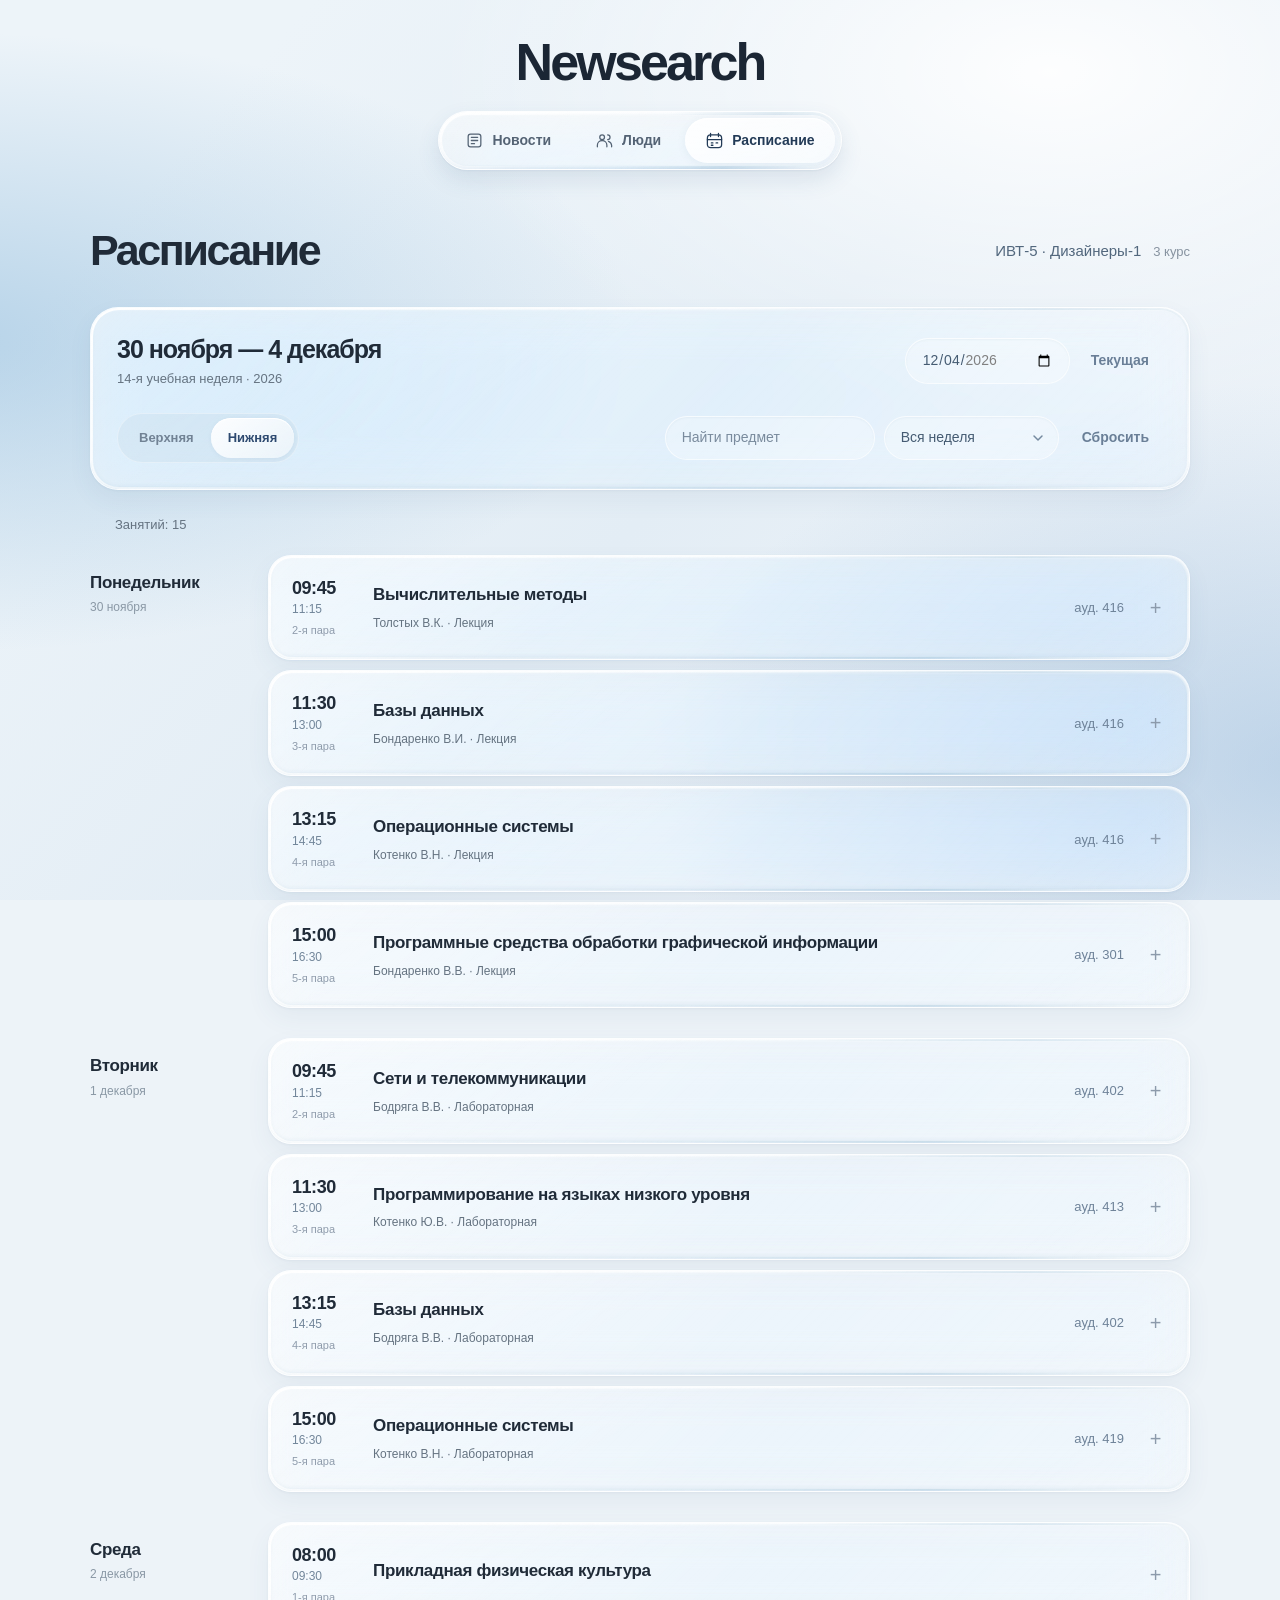
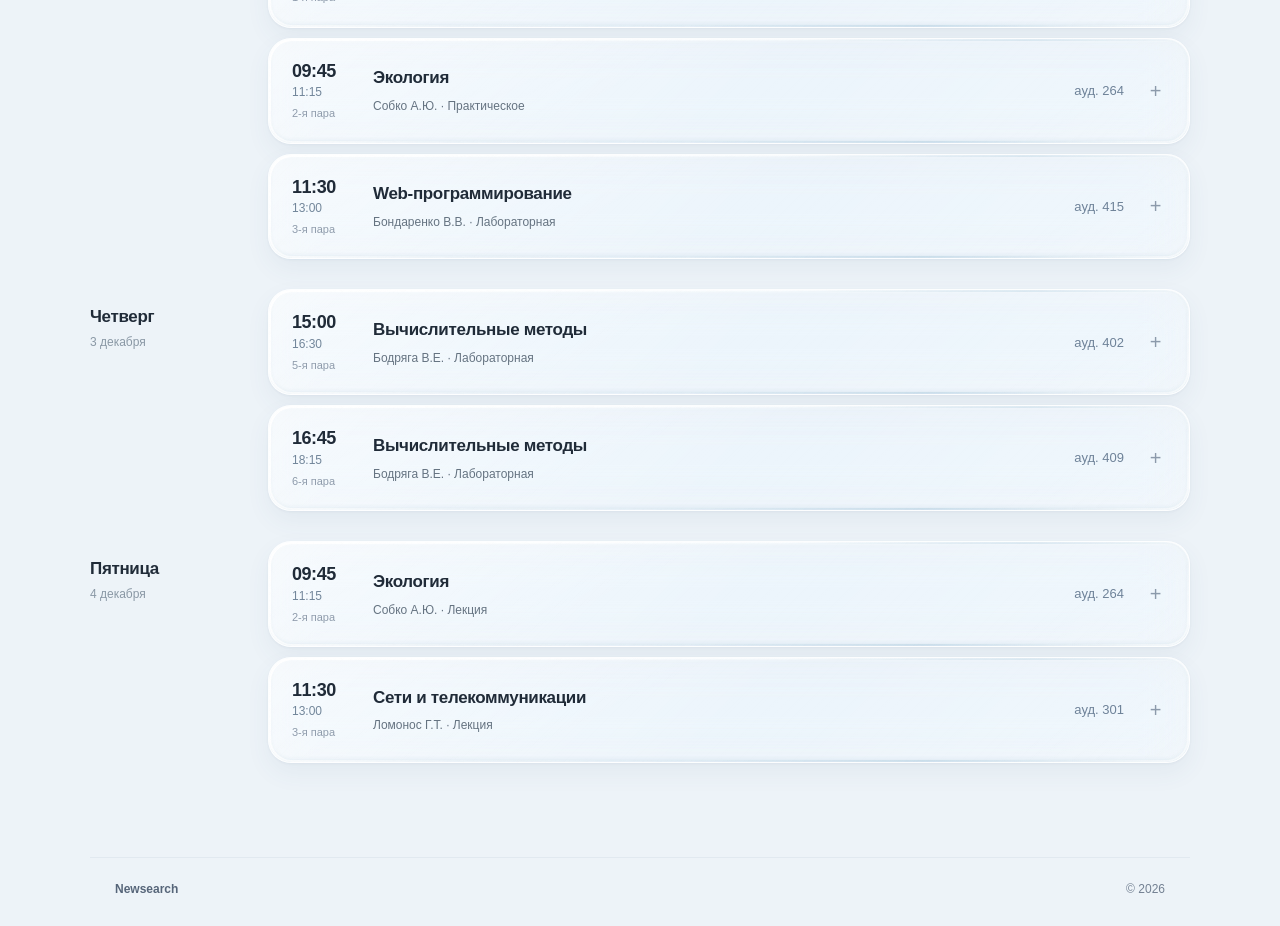
<file: schedule.html>
<!doctype html>
<html lang="ru"
    ><head
        ><meta charset="UTF-8" /><meta
            name="viewport"
            content="width=device-width,initial-scale=1" /><meta
            name="theme-color"
            content="#edf3f8" /><title>Расписание — Newsearch</title
        ><meta
            name="description"
            content="Расписание ИВТ-5 · Дизайнеры-1 на осенний семестр 2026 года." /><link
            rel="icon"
            href="assets/icons/favicon.svg"
            type="image/svg+xml" /><script>
            if (
                location.protocol === 'file:' ||
                (['localhost', '127.0.0.1'].includes(location.hostname) &&
                    location.port === '63342')
            ) {
                const p = location.pathname.split('/').pop();
                location.replace(
                    'http://localhost/web6/' +
                        (['index.html', 'search.html', 'schedule.html'].includes(p)
                            ? p
                            : 'index.html')
                );
            }</script
        ><link rel="stylesheet" href="css/style.css?v=5" /><link
            rel="stylesheet"
            href="css/components.css?v=3" /><link
            rel="stylesheet"
            href="css/responsive.css?v=4" /></head
    ><body
        ><a class="skip-link" href="#main">К содержимому</a
        ><svg class="filter-defs" aria-hidden="true" width="0" height="0">
            <defs>
                <filter id="glass-refraction" x="0" y="0" width="100%" height="100%">
                    <feTurbulence
                        type="fractalNoise"
                        baseFrequency="0.009 0.015"
                        numOctaves="1"
                        seed="9"
                        result="noise"
                    />
                    <feGaussianBlur in="noise" stdDeviation="3" result="smooth" />
                    <feDisplacementMap
                        in="SourceGraphic"
                        in2="smooth"
                        scale="8"
                        xChannelSelector="R"
                        yChannelSelector="G"
                    />
                </filter>
            </defs>
        </svg>
        <header class="site-header"
            ><div class="header-inner"
                ><a class="logo" href="index.html" aria-label="Newsearch — главная">Newsearch</a
                ><nav class="navigation liquid" aria-label="Основная навигация"
                    ><a href="index.html"
                        ><svg
                            width="19"
                            height="19"
                            viewBox="0 0 24 24"
                            fill="none"
                            stroke="currentColor"
                            stroke-width="1.6"
                            stroke-linecap="round"
                            stroke-linejoin="round"
                            aria-hidden="true"
                        >
                            <rect x="4" y="4" width="16" height="16" rx="3" />
                            <path d="M8 8h8M8 12h8M8 16h4" /></svg
                        ><span>Новости</span></a
                    ><a href="search.html"
                        ><svg
                            width="19"
                            height="19"
                            viewBox="0 0 24 24"
                            fill="none"
                            stroke="currentColor"
                            stroke-width="1.6"
                            stroke-linecap="round"
                            stroke-linejoin="round"
                            aria-hidden="true"
                        >
                            <circle cx="9" cy="8" r="3" />
                            <path
                                d="M3 20v-2a6 6 0 0 1 12 0v2M16 5a3 3 0 0 1 0 6M21 20v-2a6 6 0 0 0-4-5"
                            /></svg
                        ><span>Люди</span></a
                    ><a href="schedule.html"
                        ><svg
                            width="19"
                            height="19"
                            viewBox="0 0 24 24"
                            fill="none"
                            stroke="currentColor"
                            stroke-width="1.6"
                            stroke-linecap="round"
                            stroke-linejoin="round"
                            aria-hidden="true"
                        >
                            <rect x="3" y="5" width="18" height="16" rx="4" />
                            <path d="M7 3v4m10-4v4M3 11h18M8 15h2m4 0h2m-8 3h2" /></svg
                        ><span>Расписание</span></a
                    ></nav
                ></div
            ></header
        >
        <main id="main" class="page-shell schedule-page"
            ><div class="page-heading schedule-heading"
                ><h1>Расписание</h1
                ><span class="group-label">ИВТ-5 · Дизайнеры-1 <span>3 курс</span></span></div
            >
            <section class="schedule-controls liquid" aria-label="Период и фильтры"
                ><div class="week-toolbar"
                    ><div class="week-heading"
                        ><h2 id="date-label"></h2><span class="muted" id="week-number"></span></div
                    ><div class="date-controls"
                        ><label class="sr-only" for="schedule-date">Дата недели</label
                        ><input
                            id="schedule-date"
                            type="date"
                            required
                            min="2026-09-01"
                            max="2026-12-31"
                        /><button id="today" type="button" class="button quiet"
                            >Текущая</button
                        ></div
                    ></div
                >
                <div class="schedule-filter-row"
                    ><div class="week-switch" role="group" aria-label="Учебная неделя"
                        ><button type="button" data-week="upper" aria-pressed="false"
                            >Верхняя</button
                        ><button type="button" data-week="lower" aria-pressed="false"
                            >Нижняя</button
                        ></div
                    ><form id="schedule-filters"
                        ><label class="sr-only" for="subject">Предмет</label
                        ><input
                            name="subject"
                            id="subject"
                            type="search"
                            maxlength="200"
                            placeholder="Найти предмет"
                        /><label class="sr-only" for="day">День недели</label
                        ><select name="day" id="day"
                            ><option value="">Вся неделя</option
                            ><option value="1">Понедельник</option
                            ><option value="2">Вторник</option
                            ><option value="3">Среда</option
                            ><option value="4">Четверг</option
                            ><option value="5">Пятница</option></select
                        ><button type="button" id="reset-filters" class="button quiet"
                            >Сбросить</button
                        ></form
                    ></div
                ><p id="filter-note" class="restore-note" role="status" hidden></p
            ></section>
            <section class="schedule-results" aria-label="Занятия"
                ><div class="list-toolbar"
                    ><span id="lesson-count" class="result-count" role="status"></span></div
                ><div id="lessons"></div></section></main
        ><footer class="site-footer"
            ><span>Newsearch</span><span>© <span data-year>2026</span></span></footer
        ><script type="module" src="js/common.js?v=2"></script
        ><script type="module" src="js/schedule.js?v=2"></script></body
></html>
</file>
<file: css/style.css>
@charset "UTF-8";
:root {
    color-scheme: light;
    --ink: #202b38;
    --muted: #657381;
    --blue: #2464c7;
    --line: rgba(99, 122, 146, 0.16);
    --font: -apple-system, BlinkMacSystemFont, 'Segoe UI', Arial, sans-serif;
    --radius: 30px;
    --content-inset: 25px;
    --glass-opacity: 0.54;
    --glass-blur: 22px;
    --glass-edge: 2px;
    --glass-background-strength: 0.43;
}
* {
    box-sizing: border-box;
}
html {
    scroll-behavior: smooth;
    scroll-padding-top: 24px;
}
body {
    margin: 0;
    min-width: 320px;
    background: #edf3f8;
    color: var(--ink);
    font: 16px/1.5 var(--font);
    isolation: isolate;
}
body::before {
    content: '';
    position: fixed;
    inset: 0;
    z-index: -1;
    pointer-events: none;
    background:
        radial-gradient(ellipse 60% 47% at 82% 8%, #ffffffed, transparent 80%),
        radial-gradient(
            ellipse 66% 42% at -4% 38%,
            rgba(111, 168, 211, var(--glass-background-strength)),
            transparent 82%
        ),
        radial-gradient(
            ellipse 64% 53% at 102% 85%,
            rgba(122, 167, 209, var(--glass-background-strength)),
            transparent 80%
        ),
        linear-gradient(132deg, #edf4f9 15%, #e3edf5 53%, #f3f6fa);
}


button,
input,
select {
    font: inherit;
    color: inherit;
}
button {
    cursor: pointer;
}
button:disabled {
    opacity: 0.4;
    cursor: default;
}
a {
    color: inherit;
    text-decoration: none;
}
img {
    display: block;
    max-width: 100%;
    height: auto;
}
button,
a,
input,
select {
    -webkit-tap-highlight-color: transparent;
    transition:
        background 0.18s,
        border-color 0.18s,
        box-shadow 0.18s,
        color 0.18s;
}
button[hidden],
[hidden] {
    display: none !important;
}
h1,
h2,
h3,
p {
    margin: 0;
}
h1,
h2,
h3 {
    line-height: 1.2;
    letter-spacing: -0.035em;
}
p {
    color: var(--muted);
}
:focus-visible {
    outline: 2px solid #5c83b7;
    outline-offset: 3px;
}
input:focus-visible,
select:focus-visible {
    outline: none;
    box-shadow: inset 0 0 0 2px #6d96cc;
}
input,
select {
    max-width: 100%;
}
.sr-only {
    position: absolute;
    width: 1px;
    height: 1px;
    overflow: hidden;
    clip: rect(0, 0, 0, 0);
    white-space: nowrap;
}
.filter-defs {
    position: absolute;
    pointer-events: none;
}
.skip-link {
    position: fixed;
    top: -80px;
    left: 20px;
    padding: 12px 18px;
    border-radius: 20px;
    background: white;
    z-index: 100;
}
.skip-link:focus {
    top: 12px;
}
.page-shell {
    width: min(1100px, calc(100% - 64px));
    margin: auto;
    min-height: calc(100vh - 190px);
    padding-top: 35px;
    padding-bottom: 64px;
}
.site-header {
    position: relative;
    z-index: 1;
    padding: 36px 0 8px;
    background: transparent;
}
.header-inner {
    width: min(1100px, calc(100% - 64px));
    margin: auto;
    display: flex;
    flex-direction: column;
    align-items: center;
    justify-content: center;
    gap: 23px;
}
.logo {
    font-size: 52px;
    font-weight: 730;
    line-height: 1;
    letter-spacing: -0.055em;
    padding: 0;
    color: #1b2634;
}
.navigation {
    display: flex;
    align-items: center;
    gap: 4px;
    padding: 6px;
    border-radius: 100px;
    position: relative;
    --shine-x: 30%;
}
.navigation::before {
    content: '';
    pointer-events: none;
    position: absolute;
    inset: 0;
    border-radius: inherit;
    background: radial-gradient(ellipse 45% 100% at var(--shine-x) 0%, #ffffffb8, transparent 80%);
    z-index: -1;
}
.navigation a {
    display: flex;
    align-items: center;
    justify-content: center;
    gap: 8px;
    border-radius: 100px;
    padding: 12px 20px;
    font-size: 14px;
    font-weight: 550;
    color: #546374;
    position: relative;
}
.navigation a[aria-current='page'] {
    background: linear-gradient(145deg, #ffffffe8, #ffffff75);
    color: #233b57;
    box-shadow:
        inset 0 1px 1px #fff,
        0 2px 8px #4c6d9115;
}
.navigation a:hover {
    background: #ffffff75;
}
.page-heading {
    display: flex;
    align-items: center;
    justify-content: space-between;
    gap: 30px;
    margin: 12px 0 28px;
}
.page-heading h1 {
    font-size: 43px;
    font-weight: 680;
    letter-spacing: -0.055em;
}
.page-heading .search-form {
    width: 430px;
}
.feed-toolbar {
    padding-inline-end: var(--content-inset);
    display: flex;
    align-items: center;
    justify-content: space-between;
    gap: 15px;
    margin-bottom: 21px;
}
.category-tabs {
    display: flex;
    gap: 6px;
    flex-wrap: wrap;
}
.result-count {
    color: var(--muted);
    font-size: 13px;
    white-space: nowrap;
}
.news-list {
    overflow-anchor: none;
    display: flex;
    flex-direction: column;
    gap: 17px;
}
.news-card {
    display: grid;
    grid-template-columns: minmax(0, 1fr) 275px;
    gap: 30px;
    padding: 25px;
    border-radius: var(--radius);
    overflow: hidden;
    min-height: 235px;
}
.card-content {
    display: flex;
    flex-direction: column;
    align-items: flex-start;
    padding: 2px 0;
    min-width: 0;
}
.meta {
    display: flex;
    align-items: center;
    flex-wrap: wrap;
    gap: 13px;
    font-size: 12px;
    color: #687a8d;
    line-height: 1.5;
}
.category-label {
    font-weight: 600;
    color: #4f6c90;
}
.card-content h2 {
    margin: 12px 0 13px;
    font-size: 27px;
    font-weight: 650;
    line-height: 1.23;
    letter-spacing: -0.04em;
}
.headline-button {
    font: inherit;
    letter-spacing: inherit;
    line-height: inherit;
    text-align: left;
    color: inherit;
    background: transparent;
    border: 0;
    padding: 0;
}
.headline-button:hover {
    color: #305d97;
}
.card-content > p {
    font-size: 15px;
    line-height: 1.65;
    color: #5d6e80;
    margin-bottom: 16px;
    max-width: 630px;
}
.source-name {
    font-size: 12px;
    color: #728091;
    margin-top: auto;
}
.card-cover {
    align-self: stretch;
    display: flex;
    align-items: center;
    overflow: hidden;
    border-radius: 20px;
    background: #e8eef37a;
    min-height: 170px;
}
.card-cover img {
    width: 100%;
    height: 100%;
    object-fit: cover;
    aspect-ratio: 1.5;
}
.site-footer {
    display: flex;
    justify-content: space-between;
    align-items: center;
    width: min(1100px, calc(100% - 64px));
    margin: auto;
    color: #738092;
    font-size: 12px;
    padding: 22px var(--content-inset) 28px;
    border-top: 1px solid #7f9ab51c;
}
.site-footer > span:first-child {
    font-weight: 600;
    color: #566579;
}
.list-toolbar {
    min-height: 20px;
    padding-inline: var(--content-inset);
    display: flex;
    align-items: center;
    justify-content: space-between;
    margin: 0 0 20px;
}
.user-grid {
    display: grid;
    grid-template-columns: repeat(3, minmax(0, 1fr));
    gap: 15px;
}
.user-grid > .empty-state {
    grid-column: 1/-1;
}
.user-card {
    padding: 24px;
    display: flex;
    gap: 15px;
    align-items: center;
    border-radius: 25px;
    min-width: 0;
}
.avatar {
    display: grid;
    place-content: center;
    width: 48px;
    height: 48px;
    flex: 0 0 48px;
    border-radius: 50%;
    background: linear-gradient(145deg, #f8fcffb3, #c0d5eaa3);
    border: 1px solid #ffffffa6;
    box-shadow: inset 0 1px 0 #fff;
    color: #53718e;
    font-size: 15px;
    font-weight: 600;
}
.user-card:nth-child(3n) .avatar {
    background: linear-gradient(145deg, #edf1ffb3, #d1d9e8a3);
}
.user-info {
    min-width: 0;
}
.user-info h2 {
    font-size: 17px;
    font-weight: 600;
    letter-spacing: -0.025em;
    overflow-wrap: anywhere;
    line-height: 1.45;
}
.handle {
    display: block;
    font-size: 13px;
    color: #7a8796;
    overflow-wrap: anywhere;
    margin-top: 3px;
}
.load-more-wrap {
    text-align: center;
    margin: 28px 0 0;
}
.data-note {
    font-size: 12px;
    margin-top: 25px;
    color: #84919e;
}
.group-label {
    display: flex;
    align-items: baseline;
    gap: 12px;
    color: #52677d;
    font-size: 15px;
}
.group-label > span {
    color: #8793a0;
    font-size: 13px;
}
.schedule-controls {
    padding: 26px;
    border-radius: 28px;
    margin: 30px 0 25px;
}
.week-toolbar {
    display: flex;
    align-items: center;
    justify-content: space-between;
    gap: 25px;
    margin-bottom: 25px;
}
.week-heading h2 {
    font-size: 25px;
    font-weight: 600;
    letter-spacing: -0.04em;
}
.week-heading > .muted {
    display: block;
    font-size: 13px;
    margin-top: 5px;
}
.date-controls {
    display: flex;
    gap: 7px;
    align-items: center;
}
.date-controls input {
    width: 165px;
}
.schedule-filter-row {
    display: flex;
    align-items: center;
    justify-content: space-between;
    gap: 25px;
}
.week-switch {
    display: flex;
    padding: 4px;
    background: #748da013;
    border-radius: 100px;
    border: 1px solid #ffffff5c;
    flex-shrink: 0;
}
.week-switch button {
    background: none;
    border: 0;
    border-radius: 100px;
    color: #718294;
    font-size: 13px;
    padding: 10px 17px;
    font-weight: 550;
    min-height: 38px;
}
.week-switch button[aria-pressed='true'] {
    background: linear-gradient(145deg, #fffffff0, #ffffff80);
    color: #2e4a70;
    box-shadow:
        inset 0 1px 0 #fff,
        0 1px 4px #385c7e12;
}
.week-switch button:hover {
    color: var(--ink);
}
#schedule-filters {
    display: flex;
    align-items: center;
    gap: 9px;
    flex: 1;
    justify-content: flex-end;
}
#schedule-filters input {
    width: 210px;
}
#schedule-filters select {
    width: 175px;
}
.restore-note {
    font-size: 12px;
    color: #557a9d;
    margin-top: 17px;
}
.day-block {
    display: grid;
    grid-template-columns: 150px minmax(0, 1fr);
    gap: 28px;
    margin-bottom: 30px;
}
.day-heading {
    padding-top: 18px;
}
.day-heading h2 {
    font-size: 17px;
    font-weight: 600;
    letter-spacing: -0.02em;
}
.day-heading > span {
    display: block;
    margin-top: 5px;
    color: #8a98a5;
    font-size: 12px;
}
.day-lessons {
    display: flex;
    flex-direction: column;
    gap: 10px;
}
.lesson-card {
    border-radius: 23px;
    overflow: hidden;
}
.lesson-toggle {
    width: 100%;
    border: 0;
    background: none;
    display: flex;
    align-items: center;
    gap: 21px;
    text-align: left;
    padding: 21px 23px;
}
.lesson-toggle:hover {
    background: #ffffff33;
}
.lesson-time {
    display: flex;
    flex-direction: column;
    min-width: 60px;
    align-items: flex-start;
    flex-shrink: 0;
}
.lesson-time strong {
    font-size: 18px;
    font-weight: 600;
    line-height: 1.3;
    letter-spacing: -0.025em;
}
.lesson-time > span {
    font-size: 12px;
    color: #72869a;
}
.lesson-time small {
    font-size: 11px;
    color: #8e9bab;
    margin-top: 4px;
}
.lesson-info {
    display: flex;
    flex-direction: column;
    gap: 7px;
    flex: 1;
    min-width: 0;
}
.lesson-info > strong {
    font-size: 17px;
    line-height: 1.4;
    font-weight: 600;
    letter-spacing: -0.02em;
    overflow-wrap: anywhere;
}
.lesson-info > .muted {
    font-size: 12px;
    line-height: 1.5;
}
.lesson-room {
    font-size: 13px;
    color: #6e8298;
    white-space: nowrap;
    flex-shrink: 0;
}
.chevron {
    width: 21px;
    color: #8c9aab;
    flex: 0 0 21px;
    text-align: center;
    font-size: 20px;
    font-weight: 300;
}
.lesson-details {
    padding: 0 23px 23px;
    animation: expand 0.2s ease;
}
.detail-grid {
    margin: 0;
    padding-top: 18px;
    border-top: 1px solid var(--line);
    display: grid;
    grid-template-columns: 1fr 1fr;
    gap: 17px 25px;
}
.detail-grid div {
    min-width: 0;
}
.detail-grid dt {
    font-size: 12px;
    color: #8a96a5;
}
.detail-grid dd {
    margin: 4px 0 0;
    font-size: 14px;
    overflow-wrap: anywhere;
}
.muted {
    color: var(--muted);
}
@keyframes expand {
    from {
        opacity: 0;
        transform: translateY(-4px);
    }
    to {
        opacity: 1;
        transform: none;
    }
}
@media (prefers-reduced-motion: reduce) {
    html {
        scroll-behavior: auto;
    }
    *,
    *::before,
    *::after {
        animation: none !important;
        transition: none !important;
    }
}

.news-card:not(:has(.card-cover)) {
    grid-template-columns: 1fr;
}
.news-card:not(:has(.card-cover)) .card-content > p {
    max-width: 850px;
}
</file>
<file: css/components.css>
/* Balanced Liquid Glass: soft card volume and stronger control surfaces. */
.liquid {
    position: relative;
    isolation: isolate;
    background: #f9fcffed;
    border: 1px solid #ffffffd1;
    box-shadow:
        inset 0 1.5px 2px #fffffff0,
        inset 1.5px 0 2px #ffffff8f,
        inset 0 -2px 4px #6294b527,
        inset -1px 0 2px #ffffff75,
        0 10px 24px #3a607e10,
        0 1px 3px #3b608010;
}

.liquid::before,
.liquid::after {
    content: '';
    position: absolute;
    inset: 0;
    border-radius: inherit;
    pointer-events: none;
    z-index: -1;
}

.liquid::before {
    padding: var(--glass-edge);
    background: linear-gradient(
        135deg,
        #fffffff2,
        #ffffff3d 28%,
        #b9d7ed0a 51%,
        #8bb5d044 74%,
        #ffffffa6
    );
    -webkit-mask:
        linear-gradient(#fff 0 0) content-box,
        linear-gradient(#fff 0 0);
    -webkit-mask-composite: xor;
    mask:
        linear-gradient(#fff 0 0) content-box,
        linear-gradient(#fff 0 0);
    mask-composite: exclude;
}

.liquid::after {
    background: linear-gradient(
        154deg,
        #ffffff70,
        transparent 40%,
        transparent 82%,
        #ffffff30
    );
    opacity: 0.25;
}

@supports (backdrop-filter: blur(1px)) {
    .liquid {
        background: linear-gradient(
            135deg,
            rgba(255, 255, 255, var(--glass-opacity)),
            #ffffff1a 53%,
            #ffffff45
        );
        backdrop-filter: blur(var(--glass-blur)) saturate(160%);
        -webkit-backdrop-filter: blur(var(--glass-blur)) saturate(160%);
    }

    .navigation.liquid,
    .search-form.liquid {
        background: linear-gradient(130deg, #ffffff60, #ffffff0d);
    }

    .navigation.liquid {
        backdrop-filter: url(#glass-refraction) blur(14px) saturate(170%);
        -webkit-backdrop-filter: blur(14px) saturate(170%);
    }
}

.navigation.liquid,
.search-form.liquid {
    box-shadow:
        inset 0 2px 3px #fff,
        inset 0 -2px 3px #699cc633,
        0 10px 22px #355d8820,
        0 1px 2px #294d7410;
}

.navigation.liquid::before,
.search-form.liquid::before {
    padding: 3px;
}

.navigation.liquid::after {
    background: radial-gradient(
        ellipse 45% 100% at var(--shine-x) 0%,
        #ffffffb8,
        transparent 80%
    );
    opacity: 0.34;
}

.button {
    display: inline-flex;
    align-items: center;
    justify-content: center;
    padding: 11px 19px;
    min-height: 43px;
    border-radius: 100px;
    border: 1px solid #ffffffc2;
    background: linear-gradient(145deg, #ffffffb8, #ffffff50);
    font-size: 14px;
    color: #435971;
    font-weight: 550;
    line-height: 1.4;
    box-shadow:
        inset 0 1px 0 #fff,
        0 2px 7px #314e6810;
}
.button:hover {
    background: #ffffffcf;
    color: #254a7a;
}
.button.quiet {
    background: transparent;
    box-shadow: none;
    border-color: transparent;
    color: #6a7f97;
    padding: 10px 13px;
}
.button.quiet:hover {
    background: #ffffff6b;
    color: #385e88;
}
input,
select {
    min-width: 0;
    border: 1px solid #ffffff95;
    background: #ffffff45;
    padding: 11px 16px;
    min-height: 43px;
    border-radius: 100px;
    font-size: 14px;
    line-height: 1.4;
    color: #455b72;
    box-shadow: inset 0 1px 2px #5e7a9310;
}
input::placeholder {
    color: #7a8b9d;
    opacity: 1;
}
input[type='search'] {
    appearance: none;
}
select {
    appearance: none;
    padding-right: 34px;
    background: #ffffff45
        url("data:image/svg+xml,%3Csvg xmlns='http://www.w3.org/2000/svg' viewBox='0 0 16 16' width='16' height='16'%3E%3Cpath d='m4 6 4 4 4-4' fill='none' stroke='%2374899f' stroke-width='1.5' stroke-linecap='round' stroke-linejoin='round'/%3E%3C/svg%3E")
        no-repeat right 12px center;
}
.search-form {
    display: flex;
    align-items: center;
    gap: 12px;
    min-height: 53px;
    border-radius: 100px;
    padding: 6px 8px 6px 19px;
}
.search-form input {
    width: 0;
    flex: 1;
    border: 0;
    border-radius: 0;
    background: none;
    box-shadow: none;
    padding: 7px 0;
    font-size: 14px;
}
.search-form input:focus-visible {
    outline: none;
    box-shadow: none;
}
.search-form:focus-within {
    border-color: #7795b7;
    box-shadow:
        inset 0 0 0 1px #7795b7,
        0 6px 25px #31516c08;
}
.search-icon {
    width: 19px;
    height: 19px;
    flex-shrink: 0;
    color: #70869e;
}
.search-submit {
    border: 0;
    background: #ffffff75;
    box-shadow:
        inset 0 1px 1px #fff,
        0 1px 5px #4265890a;
    min-height: 38px;
    border-radius: 100px;
    padding: 8px 17px;
    font-size: 13px;
    color: #476b99;
    font-weight: 600;
}
.search-submit:hover {
    background: #ffffffe0;
}
.chip {
    border: 1px solid transparent;
    border-radius: 100px;
    background: transparent;
    font-size: 13px;
    font-weight: 500;
    color: #697f96;
    padding: 8px 13px;
    min-height: 37px;
}
.chip:hover {
    background: #ffffff4d;
}
.chip[aria-pressed='true'] {
    background: linear-gradient(145deg, #ffffffc2, #ffffff64);
    border-color: #ffffffbf;
    color: #375d89;
    box-shadow:
        inset 0 1px 0 #fff,
        0 2px 6px #45678709;
}
.empty-state {
    padding: 55px 28px;
    border-radius: 27px;
    text-align: center;
}
.empty-state p {
    font-size: 15px;
    line-height: 1.7;
    max-width: 600px;
    margin: auto;
}
.empty-state .button {
    margin-top: 20px;
}
.pagination {
    display: flex;
    align-items: center;
    justify-content: center;
    flex-wrap: wrap;
    gap: 7px;
    margin-top: 30px;
}
.page-button {
    background: transparent;
    border: 1px solid transparent;
    border-radius: 50px;
    color: #73869c;
    padding: 9px 13px;
    min-width: 40px;
    min-height: 40px;
    font-size: 13px;
}
.page-button[aria-current='page'] {
    background: #ffffffb3;
    box-shadow:
        inset 0 1px 0 #fff,
        0 2px 5px #3e5f7e0a;
    color: #365e90;
    border-color: #ffffffbf;
}
.page-button:hover:not(:disabled) {
    background: #ffffff70;
}
.restored {
    border-color: #8aadd1;
    background-color: #d8e9f53d !important;
    box-shadow: inset 0 0 0 1px #8aadd177;
}
.modal-open {
    overflow: hidden;
}
dialog {
    width: min(800px, calc(100% - 32px));
    max-height: calc(100dvh - 40px);
    border: 1px solid #fff;
    border-radius: 34px;
    background: #f6f9fbed;
    color: var(--ink);
    padding: 0;
    box-shadow:
        inset 0 1px 0 #fff,
        0 25px 90px #1f3d5c33;
    backdrop-filter: blur(30px);
    overflow-y: auto;
}
dialog::backdrop {
    background: #2c44583d;
    backdrop-filter: blur(10px) saturate(80%);
}
.close-button {
    position: sticky;
    top: 17px;
    float: right;
    margin: 17px 17px 0 0;
    z-index: 2;
    width: 37px;
    height: 37px;
    border: 1px solid #fff;
    background: #ffffff80;
    border-radius: 50%;
    font-size: 24px;
    line-height: 1;
    color: #788a9a;
    box-shadow: 0 2px 8px #24476308;
}
.close-button:hover {
    background: white;
}
.article-body {
    padding: 25px 42px 38px;
    clear: both;
}
.article-body h2 {
    font-size: 33px;
    line-height: 1.25;
    letter-spacing: -0.04em;
    margin: 17px 0 26px;
}
.article-image {
    width: 100%;
    max-height: 410px;
    object-fit: contain;
    background: #e8eef4;
    border-radius: 21px;
    margin-bottom: 26px;
}
.article-text p {
    font-size: 16px;
    color: #465b70;
    line-height: 1.85;
    margin-bottom: 20px;
}
.article-source {
    border-top: 1px solid var(--line);
    padding-top: 20px;
    font-size: 13px;
    color: #7a8896;
}
.article-source a {
    color: #426d9d;
    text-decoration: underline;
    text-underline-offset: 3px;
}
.image-credit {
    font-size: 12px;
    color: #8b98a5;
    margin-top: 8px;
}
</file>
<file: css/responsive.css>
@media (min-width: 1440px) {
    .page-shell {
        padding-top: 48px;
    }
    .page-heading {
        margin-bottom: 32px;
    }
    .news-card {
        min-height: 242px;
    }
    .card-content h2 {
        font-size: 29px;
    }
}
@media (max-width: 1100px) {
    .header-inner,
    .page-shell,
    .site-footer {
        width: calc(100% - 60px);
    }
    .news-card {
        grid-template-columns: minmax(0, 1fr) 245px;
        gap: 25px;
    }
    .card-content h2 {
        font-size: 25px;
    }
    .schedule-filter-row {
        gap: 15px;
        align-items: flex-start;
        flex-direction: column;
    }
    #schedule-filters {
        width: 100%;
        justify-content: flex-start;
    }
    #schedule-filters input {
        flex: 1;
        width: auto;
    }
    #schedule-filters select {
        width: 200px;
    }
    .user-grid {
        grid-template-columns: repeat(2, minmax(0, 1fr));
    }
    .day-block {
        grid-template-columns: 130px minmax(0, 1fr);
        gap: 20px;
    }
    .lesson-toggle {
        gap: 17px;
    }
    .lesson-info > strong {
        font-size: 16px;
    }
    .week-heading h2 {
        font-size: 23px;
    }
}
@media (max-width: 768px) {
    :root {
        --content-inset: 22px;
    }
    .header-inner {
        width: calc(100% - 40px);
    }
    .logo {
        font-size: 46px;
    }
    .navigation a {
        padding: 11px 14px;
        font-size: 13px;
        gap: 6px;
    }
    .navigation svg {
        width: 17px;
        height: 17px;
    }
    .page-shell,
    .site-footer {
        width: calc(100% - 40px);
    }
    .page-heading {
        align-items: flex-start;
    }
    .page-heading h1 {
        font-size: 37px;
    }
    .page-heading .search-form {
        width: 360px;
    }
    .news-card {
        padding: 22px;
        grid-template-columns: minmax(0, 1fr) 200px;
        gap: 23px;
        min-height: 215px;
    }
    .card-content h2 {
        font-size: 23px;
    }
    .card-content > p {
        font-size: 14px;
    }
    .feed-toolbar {
        align-items: flex-start;
        flex-direction: column;
        gap: 12px;
    }
    .card-cover {
        min-height: 155px;
    }
    .group-label {
        flex-direction: column;
        gap: 3px;
        font-size: 14px;
    }
    .schedule-controls {
        padding: 23px;
    }
    .week-toolbar {
        gap: 17px;
    }
    .week-heading h2 {
        font-size: 21px;
    }
    .date-controls {
        flex-wrap: wrap;
        justify-content: flex-end;
        flex-shrink: 0;
    }
    .date-controls input {
        width: 145px;
    }
    .day-block {
        grid-template-columns: 1fr;
        gap: 13px;
    }
    .day-heading {
        display: flex;
        align-items: baseline;
        gap: 12px;
        padding-top: 6px;
    }
    .day-heading > span {
        margin-top: 0;
    }
    .lesson-toggle {
        padding: 20px 21px;
    }
    .lesson-info > strong {
        font-size: 17px;
    }
    .schedule-heading {
        align-items: center;
    }
    .user-card {
        padding: 21px;
        gap: 13px;
    }
    .user-info h2 {
        font-size: 16px;
    }
    .user-card .avatar {
        width: 43px;
        height: 43px;
        flex-basis: 43px;
    }
}
@media (max-width: 600px) {
    :root {
        --content-inset: 21px;
    }
    html {
        scroll-padding-top: 20px;
    }
    .site-header {
        padding: 28px 0 10px;
    }
    .header-inner {
        flex-direction: column;
        gap: 20px;
    }
    .logo {
        font-size: 43px;
        padding: 0;
    }
    .navigation {
        padding: 5px;
        gap: 3px;
        max-width: 100%;
        width: fit-content;
    }
    .navigation a {
        padding: 11px 16px;
        gap: 6px;
        font-size: 12px;
    }
    .navigation svg {
        width: 17px;
        height: 17px;
    }
    .page-shell {
        padding-top: 20px;
        padding-bottom: 40px;
    }
    .header-inner,
    .page-shell,
    .site-footer {
        width: calc(100% - 28px);
    }
    .page-heading {
        flex-direction: column;
        gap: 21px;
        margin: 10px 0 22px;
    }
    .page-heading h1 {
        font-size: 35px;
    }
    .page-heading .search-form {
        width: 100%;
    }
    .search-form {
        min-height: 52px;
    }
    .feed-toolbar {
        margin-bottom: 17px;
        gap: 13px;
    }
    .category-tabs {
        gap: 3px;
    }
    .chip {
        padding: 8px 11px;
        font-size: 12px;
    }
    .news-list {
        gap: 15px;
    }
    .news-card {
        grid-template-columns: 1fr;
        padding: 21px;
        border-radius: 27px;
        gap: 19px;
        min-height: 0;
    }
    .card-cover {
        order: -1;
        min-height: 0;
        max-height: 245px;
        border-radius: 18px;
    }
    .card-cover img {
        aspect-ratio: 1.7;
        height: auto;
        max-height: 245px;
        object-fit: cover;
    }
    .card-content h2 {
        font-size: 25px;
        line-height: 1.25;
        margin: 12px 0;
    }
    .card-content > p {
        font-size: 14px;
        margin-bottom: 16px;
    }
    .source-name,
    .meta {
        font-size: 12px;
    }
    .user-grid {
        grid-template-columns: 1fr;
        gap: 12px;
    }
    .user-card {
        padding: 22px;
    }
    .user-info h2 {
        font-size: 17px;
    }
    .user-card .avatar {
        width: 48px;
        height: 48px;
        flex-basis: 48px;
    }
    .data-note {
        font-size: 11px;
        margin-top: 22px;
    }
    .schedule-heading {
        align-items: flex-start;
        gap: 12px;
    }
    .group-label {
        flex-direction: row;
        align-items: center;
        gap: 12px;
        font-size: 13px;
    }
    .group-label > span {
        font-size: 12px;
    }
    .schedule-controls {
        margin: 24px 0;
        padding: 20px;
        border-radius: 26px;
    }
    .week-toolbar {
        align-items: flex-start;
        flex-direction: column;
        gap: 20px;
        margin-bottom: 20px;
    }
    .week-heading h2 {
        font-size: 24px;
    }
    .week-heading > .muted {
        font-size: 12px;
        margin-top: 7px;
    }
    .date-controls {
        justify-content: flex-start;
        width: 100%;
        gap: 8px;
    }
    .date-controls input {
        width: auto;
        flex: 1;
        min-height: 43px;
        padding-left: 13px;
    }
    .date-controls .button {
        font-size: 13px;
        padding: 10px 13px;
    }
    .schedule-filter-row {
        gap: 17px;
    }
    .week-switch {
        width: 100%;
    }
    .week-switch button {
        flex: 1;
        min-height: 39px;
        font-size: 13px;
    }
    #schedule-filters {
        display: grid;
        grid-template-columns: minmax(0, 1fr) auto;
        gap: 10px;
    }
    #schedule-filters input {
        grid-column: 1/-1;
        width: 100%;
    }
    #schedule-filters select {
        width: 100%;
    }
    #schedule-filters .button {
        font-size: 13px;
    }
    .schedule-results .list-toolbar {
        margin: 0 3px 19px;
    }
    .day-block {
        gap: 12px;
        margin-bottom: 25px;
    }
    .day-heading {
        gap: 11px;
        padding: 0 3px;
    }
    .day-heading h2 {
        font-size: 17px;
    }
    .day-heading > span {
        font-size: 12px;
    }
    .day-lessons {
        gap: 10px;
    }
    .lesson-toggle {
        padding: 18px 15px;
        gap: 14px;
        flex-wrap: wrap;
    }
    .lesson-time {
        min-width: 50px;
    }
    .lesson-time strong {
        font-size: 17px;
    }
    .lesson-time > span {
        font-size: 12px;
    }
    .lesson-time small {
        font-size: 10px;
        margin-top: 3px;
    }
    .lesson-info {
        flex-basis: calc(100% - 100px);
    }
    .lesson-info > strong {
        font-size: 16px;
    }
    .lesson-info > .muted {
        font-size: 11px;
        line-height: 1.6;
    }
    .lesson-room {
        margin-left: 64px;
        font-size: 12px;
        margin-top: -5px;
    }
    .lesson-room:empty {
        display: none;
    }
    .chevron {
        margin-left: auto;
        flex-basis: 17px;
        width: 17px;
        align-self: center;
    }
    .lesson-details {
        padding: 0 18px 20px;
    }
    .detail-grid {
        grid-template-columns: 1fr;
        gap: 14px;
    }
    .detail-grid dd {
        font-size: 13px;
    }
    .detail-grid dt {
        font-size: 11px;
    }
    .empty-state {
        padding: 40px 21px;
    }
    .empty-state p {
        font-size: 14px;
    }
    .article-body {
        padding: 25px 22px 30px;
    }
    .article-body h2 {
        font-size: 26px;
    }
    .article-text p {
        font-size: 15px;
    }
    dialog {
        border-radius: 26px;
        width: calc(100% - 20px);
        max-height: calc(100dvh - 24px);
    }
    .article-image {
        border-radius: 16px;
    }
    .site-footer {
        font-size: 11px;
        padding: 20px var(--content-inset) 25px;
    }
}
@media (max-width: 360px) {
    :root {
        --content-inset: 18px;
    }
    .logo {
        font-size: 40px;
    }
    .navigation a {
        padding: 10px 13px;
        font-size: 12px;
    }
    .navigation svg {
        width: 16px;
        height: 16px;
    }
    .header-inner {
        width: calc(100% - 24px);
    }
    .page-shell,
    .site-footer {
        width: calc(100% - 24px);
    }
    .page-heading h1 {
        font-size: 33px;
    }
    .card-content h2 {
        font-size: 23px;
    }
    .news-card {
        padding: 18px;
    }
    .card-cover {
        border-radius: 17px;
    }
    .chip {
        padding: 8px 10px;
    }
    .schedule-controls {
        padding: 17px;
    }
    .week-heading h2 {
        font-size: 21px;
    }
    .group-label {
        flex-wrap: wrap;
        gap: 8px;
    }
    .lesson-toggle {
        gap: 11px;
        padding: 17px 13px;
    }
    .lesson-room {
        margin-left: 61px;
    }
    .lesson-info > strong {
        font-size: 15px;
    }
    .search-submit {
        padding: 8px 15px;
    }
}
</file>
